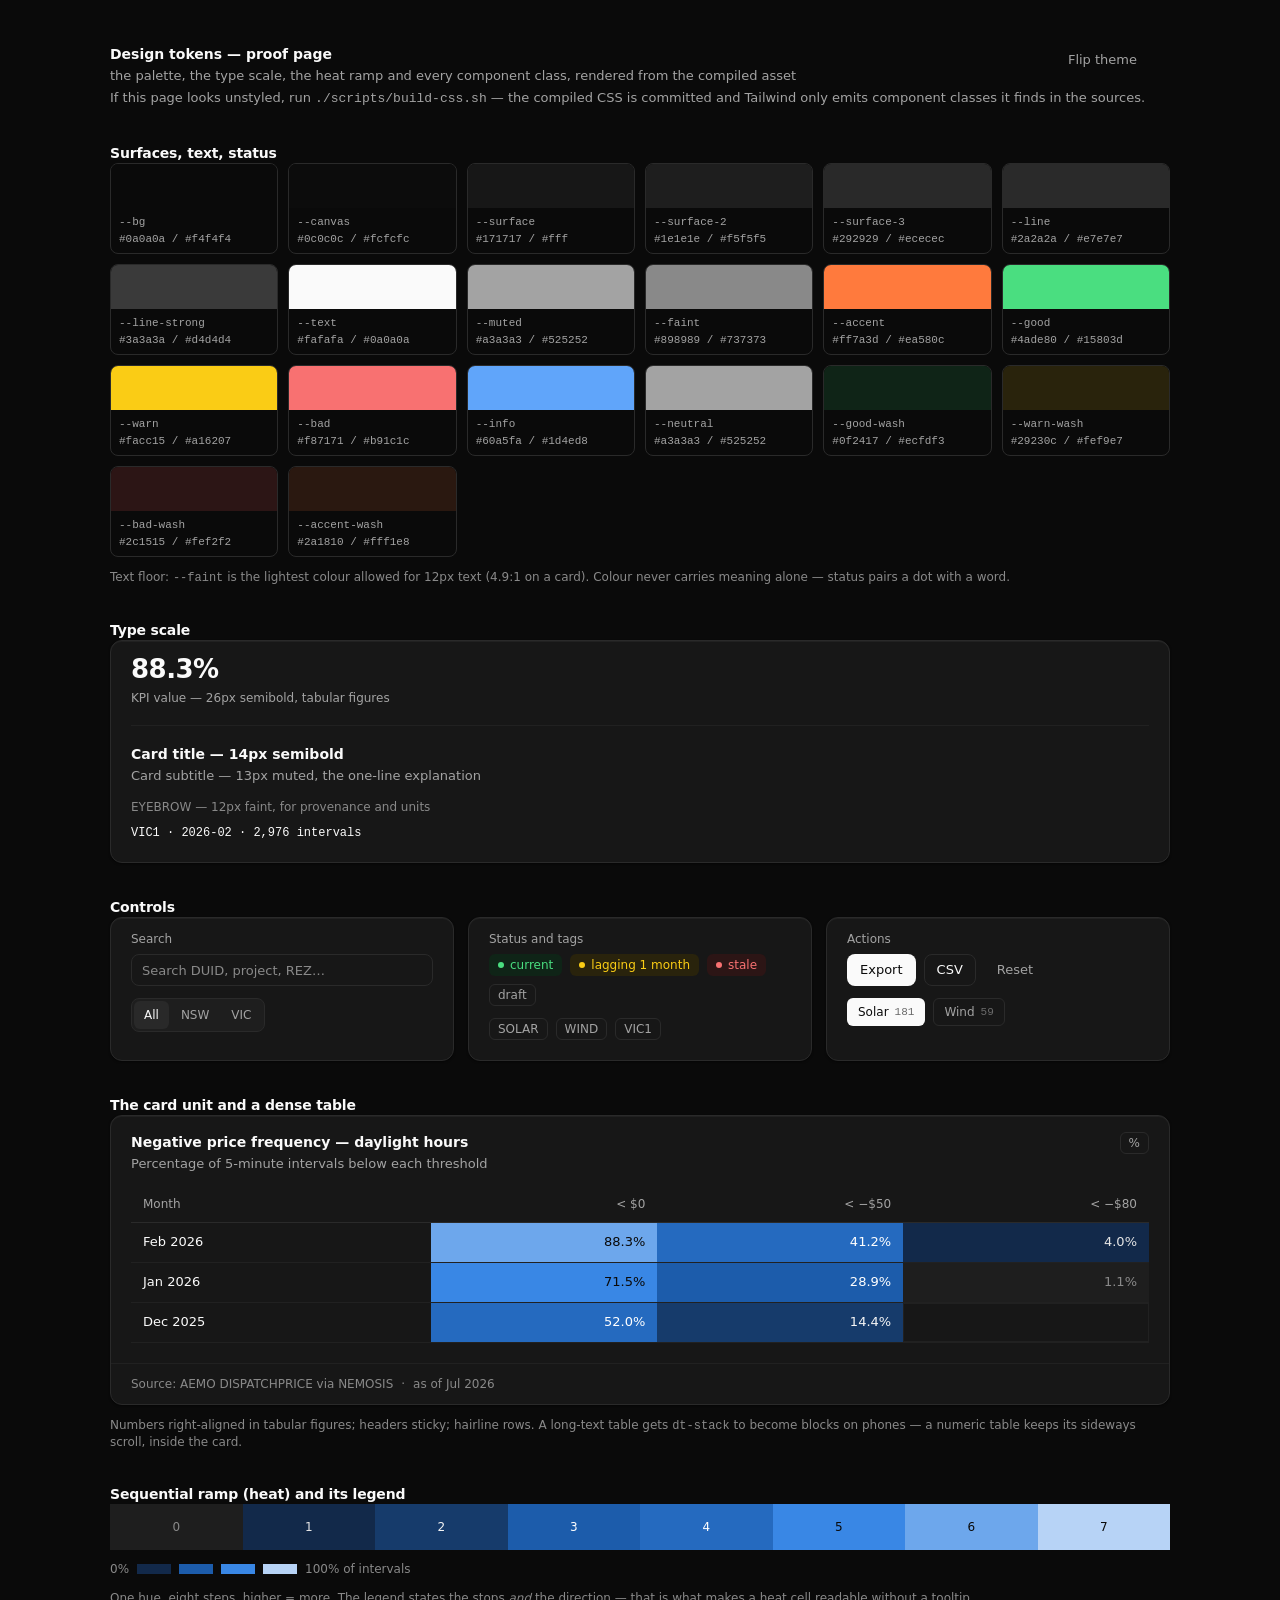
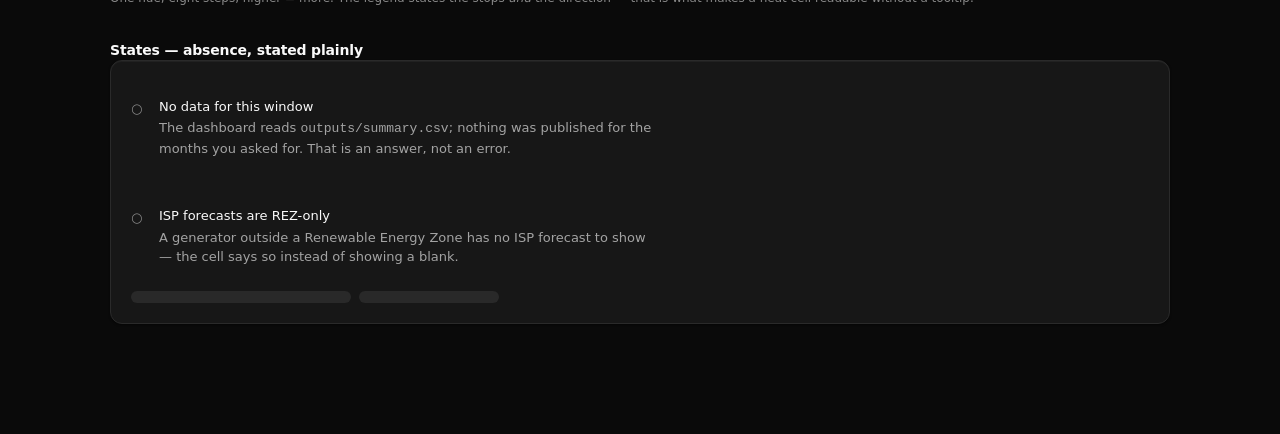
<file: design/tokens.html>
<!doctype html>
<html lang="en" data-theme="dark">
<head>
<meta charset="utf-8">
<meta name="viewport" content="width=device-width, initial-scale=1">
<title>Design tokens — proof page</title>
<!-- Not part of the published site: design/ is evidence, never something the dashboard links to. -->
<link rel="stylesheet" href="../assets/css/app.css">
<style>
  /* Page chrome for the proof page only — not part of the design language. */
  body { max-width: 1100px; margin: 0 auto; padding: 28px 20px 80px; }
  section { margin: 34px 0; }
  .row { display: flex; flex-wrap: wrap; gap: 8px; align-items: center; }
  .grid3 { display: grid; grid-template-columns: repeat(auto-fit, minmax(240px, 1fr)); gap: 14px; }
  .swatches { display: grid; grid-template-columns: repeat(auto-fit, minmax(150px, 1fr)); gap: 10px; }
  .swatchbox { border: 1px solid var(--line); border-radius: 8px; overflow: hidden; }
  .swatchbox i { display: block; height: 44px; }
  .swatchbox small { display: block; padding: 6px 8px; color: var(--muted); font-family: var(--mono, monospace); font-size: 11px; }
  .seqgrid { display: grid; grid-template-columns: repeat(8, 1fr); }
  .seqgrid div { height: 46px; display: flex; align-items: center; justify-content: center; font-size: 12px; }
</style>
</head>
<body>

<div class="card-head" style="padding-left:0">
  <div>
    <div class="card-title">Design tokens — proof page</div>
    <div class="card-sub">the palette, the type scale, the heat ramp and every component class, rendered from the compiled asset</div>
  </div>
  <button class="btn btn-ghost" onclick="flip()">Flip theme</button>
</div>
<p class="card-sub">If this page looks unstyled, run <code>./scripts/build-css.sh</code> — the compiled CSS is committed and Tailwind only emits component classes it finds in the sources.</p>

<section>
  <h2 class="card-title">Surfaces, text, status</h2>
  <div class="swatches" id="palette"></div>
  <p class="foot">Text floor: <code>--faint</code> is the lightest colour allowed for 12px text (4.9:1 on a card). Colour never carries meaning alone — status pairs a dot with a word.</p>
</section>

<section>
  <h2 class="card-title">Type scale</h2>
  <div class="card"><div class="card-body">
    <div class="kpi-value">88.3%</div><div class="kpi-label">KPI value — 26px semibold, tabular figures</div>
    <hr style="border:0;border-top:1px solid var(--line-soft);margin:18px 0">
    <div class="card-title">Card title — 14px semibold</div>
    <div class="card-sub">Card subtitle — 13px muted, the one-line explanation</div>
    <div class="eyebrow" style="margin-top:12px">EYEBROW — 12px faint, for provenance and units</div>
    <div class="mono" style="margin-top:8px">VIC1 · 2026-02 · 2,976 intervals</div>
  </div></div>
</section>

<section>
  <h2 class="card-title">Controls</h2>
  <div class="grid3">
    <div class="card"><div class="card-body">
      <div class="field-label">Search</div>
      <input class="input" placeholder="Search DUID, project, REZ…">
      <div class="row" style="margin-top:12px">
        <span class="seg"><span class="seg-item seg-item-active">All</span><span class="seg-item">NSW</span><span class="seg-item">VIC</span></span>
      </div>
    </div></div>
    <div class="card"><div class="card-body">
      <div class="field-label">Status and tags</div>
      <div class="row">
        <span class="pill pill-good"><span class="badge-dot"></span>current</span>
        <span class="pill pill-warn"><span class="badge-dot"></span>lagging 1 month</span>
        <span class="pill pill-bad"><span class="badge-dot"></span>stale</span>
        <span class="pill pill-neutral">draft</span>
      </div>
      <div class="row" style="margin-top:12px"><span class="badge">SOLAR</span><span class="badge">WIND</span><span class="badge">VIC1</span></div>
    </div></div>
    <div class="card"><div class="card-body">
      <div class="field-label">Actions</div>
      <div class="row">
        <button class="btn btn-primary">Export</button>
        <button class="btn">CSV</button>
        <button class="btn btn-ghost">Reset</button>
      </div>
      <div class="row" style="margin-top:12px">
        <label class="chip"><input type="checkbox" checked>Solar<span class="chip-count">181</span></label>
        <label class="chip"><input type="checkbox">Wind<span class="chip-count">59</span></label>
      </div>
    </div></div>
  </div>
</section>

<section>
  <h2 class="card-title">The card unit and a dense table</h2>
  <div class="card">
    <div class="card-head">
      <div><div class="card-title">Negative price frequency — daylight hours</div><div class="card-sub">Percentage of 5-minute intervals below each threshold</div></div>
      <span class="pill pill-neutral">%</span>
    </div>
    <div class="card-body">
      <table style="width:100%;border-collapse:collapse">
        <thead><tr><th class="th">Month</th><th class="th" style="text-align:right">&lt; $0</th><th class="th" style="text-align:right">&lt; −$50</th><th class="th" style="text-align:right">&lt; −$80</th></tr></thead>
        <tbody>
          <tr><td class="td">Feb 2026</td><td class="td td-num seq-6">88.3%</td><td class="td td-num seq-4">41.2%</td><td class="td td-num seq-1">4.0%</td></tr>
          <tr><td class="td">Jan 2026</td><td class="td td-num seq-5">71.5%</td><td class="td td-num seq-3">28.9%</td><td class="td td-num seq-0">1.1%</td></tr>
          <tr><td class="td">Dec 2025</td><td class="td td-num seq-4">52.0%</td><td class="td td-num seq-2">14.4%</td><td class="td td-num seq-none">0.0%</td></tr>
        </tbody>
      </table>
    </div>
    <div class="card-foot"><span>Source: AEMO DISPATCHPRICE via NEMOSIS</span><span>·</span><span>as of Jul 2026</span></div>
  </div>
  <p class="foot">Numbers right-aligned in tabular figures; headers sticky; hairline rows. A long-text table gets <code>dt-stack</code> to become blocks on phones — a numeric table keeps its sideways scroll, inside the card.</p>
</section>

<section>
  <h2 class="card-title">Sequential ramp (heat) and its legend</h2>
  <div class="seqgrid">
    <div class="seq-0">0</div><div class="seq-1">1</div><div class="seq-2">2</div><div class="seq-3">3</div>
    <div class="seq-4">4</div><div class="seq-5">5</div><div class="seq-6">6</div><div class="seq-7">7</div>
  </div>
  <div class="row" style="margin-top:10px">
    <span class="eyebrow">0%</span><span class="seq-1" style="width:34px;height:10px"></span><span class="seq-3" style="width:34px;height:10px"></span>
    <span class="seq-5" style="width:34px;height:10px"></span><span class="seq-7" style="width:34px;height:10px"></span><span class="eyebrow">100% of intervals</span>
  </div>
  <p class="foot">One hue, eight steps, higher = more. The legend states the stops <em>and</em> the direction — that is what makes a heat cell readable without a tooltip.</p>
</section>

<section>
  <h2 class="card-title">States — absence, stated plainly</h2>
  <div class="card"><div class="card-body">
    <div class="state"><span class="state-icon">○</span><div><div class="state-title">No data for this window</div><div class="state-body">The dashboard reads <code>outputs/summary.csv</code>; nothing was published for the months you asked for. That is an answer, not an error.</div></div></div>
    <div class="state"><span class="state-icon">○</span><div><div class="state-title">ISP forecasts are REZ-only</div><div class="state-body">A generator outside a Renewable Energy Zone has no ISP forecast to show — the cell says so instead of showing a blank.</div></div></div>
    <div class="row"><span class="skeleton" style="height:12px;width:220px"></span><span class="skeleton" style="height:12px;width:140px"></span></div>
  </div></div>
</section>

<script>
// Palette proof: swatch + token name + the light-theme value, read from the CSS itself.
var TOKENS = ["bg","canvas","surface","surface-2","surface-3","line","line-strong","text","muted","faint",
              "accent","good","warn","bad","info","neutral","good-wash","warn-wash","bad-wash","accent-wash"];
var root = document.documentElement;
var wasLight = root.getAttribute("data-theme") === "light";
function read(theme) {
  root.setAttribute("data-theme", theme);
  var cs = getComputedStyle(root);
  return TOKENS.map(function (t) { return cs.getPropertyValue("--" + t).trim(); });
}
var dark = read("dark"), light = read("light");
root.setAttribute("data-theme", wasLight ? "light" : "dark");
document.getElementById("palette").innerHTML = TOKENS.map(function (t, i) {
  return '<div class="swatchbox"><i style="background:' + dark[i] + '"></i>' +
         '<small>--' + t + '<br>' + dark[i] + ' / ' + light[i] + '</small></div>';
}).join("");

function flip() {
  root.setAttribute("data-theme", root.getAttribute("data-theme") === "light" ? "dark" : "light");
}
</script>
</body>
</html>
</file>
<file: assets/css/app.css>
*,:after,:before{--tw-border-spacing-x:0;--tw-border-spacing-y:0;--tw-translate-x:0;--tw-translate-y:0;--tw-rotate:0;--tw-skew-x:0;--tw-skew-y:0;--tw-scale-x:1;--tw-scale-y:1;--tw-pan-x: ;--tw-pan-y: ;--tw-pinch-zoom: ;--tw-scroll-snap-strictness:proximity;--tw-gradient-from-position: ;--tw-gradient-via-position: ;--tw-gradient-to-position: ;--tw-ordinal: ;--tw-slashed-zero: ;--tw-numeric-figure: ;--tw-numeric-spacing: ;--tw-numeric-fraction: ;--tw-ring-inset: ;--tw-ring-offset-width:0px;--tw-ring-offset-color:#fff;--tw-ring-color:rgba(59,130,246,.5);--tw-ring-offset-shadow:0 0 #0000;--tw-ring-shadow:0 0 #0000;--tw-shadow:0 0 #0000;--tw-shadow-colored:0 0 #0000;--tw-blur: ;--tw-brightness: ;--tw-contrast: ;--tw-grayscale: ;--tw-hue-rotate: ;--tw-invert: ;--tw-saturate: ;--tw-sepia: ;--tw-drop-shadow: ;--tw-backdrop-blur: ;--tw-backdrop-brightness: ;--tw-backdrop-contrast: ;--tw-backdrop-grayscale: ;--tw-backdrop-hue-rotate: ;--tw-backdrop-invert: ;--tw-backdrop-opacity: ;--tw-backdrop-saturate: ;--tw-backdrop-sepia: ;--tw-contain-size: ;--tw-contain-layout: ;--tw-contain-paint: ;--tw-contain-style: }::backdrop{--tw-border-spacing-x:0;--tw-border-spacing-y:0;--tw-translate-x:0;--tw-translate-y:0;--tw-rotate:0;--tw-skew-x:0;--tw-skew-y:0;--tw-scale-x:1;--tw-scale-y:1;--tw-pan-x: ;--tw-pan-y: ;--tw-pinch-zoom: ;--tw-scroll-snap-strictness:proximity;--tw-gradient-from-position: ;--tw-gradient-via-position: ;--tw-gradient-to-position: ;--tw-ordinal: ;--tw-slashed-zero: ;--tw-numeric-figure: ;--tw-numeric-spacing: ;--tw-numeric-fraction: ;--tw-ring-inset: ;--tw-ring-offset-width:0px;--tw-ring-offset-color:#fff;--tw-ring-color:rgba(59,130,246,.5);--tw-ring-offset-shadow:0 0 #0000;--tw-ring-shadow:0 0 #0000;--tw-shadow:0 0 #0000;--tw-shadow-colored:0 0 #0000;--tw-blur: ;--tw-brightness: ;--tw-contrast: ;--tw-grayscale: ;--tw-hue-rotate: ;--tw-invert: ;--tw-saturate: ;--tw-sepia: ;--tw-drop-shadow: ;--tw-backdrop-blur: ;--tw-backdrop-brightness: ;--tw-backdrop-contrast: ;--tw-backdrop-grayscale: ;--tw-backdrop-hue-rotate: ;--tw-backdrop-invert: ;--tw-backdrop-opacity: ;--tw-backdrop-saturate: ;--tw-backdrop-sepia: ;--tw-contain-size: ;--tw-contain-layout: ;--tw-contain-paint: ;--tw-contain-style: }/*! tailwindcss v3.4.17 | MIT License | https://tailwindcss.com*/*,:after,:before{border-color:var(--line);border-style:solid;border-width:0;box-sizing:border-box}:after,:before{--tw-content:""}:host,html{line-height:1.5;-webkit-text-size-adjust:100%;font-family:-apple-system,BlinkMacSystemFont,SF Pro Text,Segoe UI,Inter,system-ui,sans-serif;font-feature-settings:normal;font-variation-settings:normal;-moz-tab-size:4;-o-tab-size:4;tab-size:4;-webkit-tap-highlight-color:transparent}body{line-height:inherit;margin:0}hr{border-top-width:1px;color:inherit;height:0}abbr:where([title]){-webkit-text-decoration:underline dotted;text-decoration:underline dotted}h1,h2,h3,h4,h5,h6{font-size:inherit;font-weight:inherit}a{color:inherit;text-decoration:inherit}b,strong{font-weight:bolder}code,kbd,pre,samp{font-family:ui-monospace,SF Mono,JetBrains Mono,Menlo,Consolas,monospace;font-feature-settings:normal;font-size:1em;font-variation-settings:normal}small{font-size:80%}sub,sup{font-size:75%;line-height:0;position:relative;vertical-align:baseline}sub{bottom:-.25em}sup{top:-.5em}table{border-collapse:collapse;border-color:inherit;text-indent:0}button,input,optgroup,select,textarea{color:inherit;font-family:inherit;font-feature-settings:inherit;font-size:100%;font-variation-settings:inherit;font-weight:inherit;letter-spacing:inherit;line-height:inherit;margin:0;padding:0}button,select{text-transform:none}button,input:where([type=button]),input:where([type=reset]),input:where([type=submit]){-webkit-appearance:button;background-color:transparent;background-image:none}:-moz-focusring{outline:auto}:-moz-ui-invalid{box-shadow:none}progress{vertical-align:baseline}::-webkit-inner-spin-button,::-webkit-outer-spin-button{height:auto}[type=search]{-webkit-appearance:textfield;outline-offset:-2px}::-webkit-search-decoration{-webkit-appearance:none}::-webkit-file-upload-button{-webkit-appearance:button;font:inherit}summary{display:list-item}blockquote,dd,dl,figure,h1,h2,h3,h4,h5,h6,hr,p,pre{margin:0}fieldset{margin:0}fieldset,legend{padding:0}menu,ol,ul{list-style:none;margin:0;padding:0}dialog{padding:0}textarea{resize:vertical}input::-moz-placeholder,textarea::-moz-placeholder{color:#9ca3af;opacity:1}input::placeholder,textarea::placeholder{color:#9ca3af;opacity:1}[role=button],button{cursor:pointer}:disabled{cursor:default}audio,canvas,embed,iframe,img,object,svg,video{display:block;vertical-align:middle}img,video{height:auto;max-width:100%}[hidden]:where(:not([hidden=until-found])){display:none}:root{color-scheme:dark;--bg:#0a0a0a;--canvas:#0c0c0c;--surface:#171717;--surface-2:#1e1e1e;--surface-3:#292929;--line:#2a2a2a;--line-soft:#212121;--line-strong:#3a3a3a;--text:#fafafa;--muted:#a3a3a3;--faint:#898989;--accent:#ff7a3d;--accent-soft:#2a1810;--accent-wash:#2a1810;--ring:rgba(255,122,61,.45);--good:#4ade80;--warn:#facc15;--bad:#f87171;--info:#60a5fa;--neutral:#a3a3a3;--good-wash:#0f2417;--warn-wash:#29230c;--bad-wash:#2c1515;--neutral-wash:#1f1f1f;--shadow-card:inset 0 1px 0 hsla(0,0%,100%,.045),0 1px 2px rgba(0,0,0,.5);--shadow-pop:0 16px 48px -12px rgba(0,0,0,.7),0 0 0 1px var(--line);--scrim:rgba(0,0,0,.6)}[data-theme=light]{color-scheme:light;--bg:#f4f4f4;--canvas:#fcfcfc;--surface:#fff;--surface-2:#f5f5f5;--surface-3:#ececec;--line:#e7e7e7;--line-soft:#f0f0f0;--line-strong:#d4d4d4;--text:#0a0a0a;--muted:#525252;--faint:#737373;--accent:#ea580c;--accent-soft:#fff1e8;--accent-wash:#fff1e8;--ring:rgba(234,88,12,.35);--good:#15803d;--warn:#a16207;--bad:#b91c1c;--info:#1d4ed8;--neutral:#525252;--good-wash:#ecfdf3;--warn-wash:#fef9e7;--bad-wash:#fef2f2;--neutral-wash:#f4f4f4;--shadow-card:0 1px 2px rgba(0,0,0,.04);--shadow-pop:0 16px 48px -12px rgba(0,0,0,.18),0 0 0 1px var(--line);--scrim:hsla(0,0%,4%,.28)}html{background:var(--bg)}body{background-color:var(--bg);color:var(--text);font-family:-apple-system,BlinkMacSystemFont,SF Pro Text,Segoe UI,Inter,system-ui,sans-serif;font-size:14px;line-height:1.5;-webkit-font-smoothing:antialiased;-moz-osx-font-smoothing:grayscale}h1,h2,h3{letter-spacing:-.012em}::-moz-selection{background:var(--accent-wash);color:var(--text)}::selection{background:var(--accent-wash);color:var(--text)}:focus-visible{border-radius:6px;outline:2px solid var(--accent);outline-offset:2px}.num{font-variant-numeric:tabular-nums}*{scrollbar-color:var(--line-strong) transparent;scrollbar-width:thin}:root{--seq-0:#1e1e1e;--seq-1:#12294a;--seq-2:#163b6b;--seq-3:#1c5cab;--seq-4:#256abf;--seq-5:#3987e5;--seq-6:#6da7ec;--seq-7:#b7d3f6;--seq-t0:#898989;--seq-t1:#e5e5e5;--seq-t2:#f5f5f5;--seq-t3:#fff;--seq-t4:#fff;--seq-t5:#0a0a0a;--seq-t6:#0a0a0a;--seq-t7:#0a0a0a}[data-theme=light]{--seq-0:#f5f5f5;--seq-1:#cde2fb;--seq-2:#9ec5f4;--seq-3:#6da7ec;--seq-4:#3987e5;--seq-5:#256abf;--seq-6:#184f95;--seq-7:#0d366b;--seq-t0:#666;--seq-t1:#0a0a0a;--seq-t2:#0a0a0a;--seq-t3:#0a0a0a;--seq-t4:#0a0a0a;--seq-t5:#fff;--seq-t6:#fff;--seq-t7:#fff}.container{width:100%}@media (min-width:640px){.container{max-width:640px}}@media (min-width:768px){.container{max-width:768px}}@media (min-width:1024px){.container{max-width:1024px}}@media (min-width:1280px){.container{max-width:1280px}}@media (min-width:1536px){.container{max-width:1536px}}.card{background-color:var(--surface);border-color:var(--line);border-radius:12px;border-width:1px;box-shadow:var(--shadow-card)}.card-head{align-items:flex-start;display:flex;gap:1rem;justify-content:space-between;padding-left:1.25rem;padding-right:1.25rem;padding-top:1rem}.card-title{color:var(--text);font-size:14px;font-weight:600;line-height:1.25rem}.card-sub{color:var(--muted);font-size:13px;line-height:1.25rem;margin-top:.125rem}.card-body{padding:.75rem 1.25rem 1.25rem}.card-foot{align-items:center;border-color:var(--line-soft);border-top-width:1px;-moz-column-gap:.5rem;column-gap:.5rem;display:flex;flex-wrap:wrap;padding:.75rem 1.25rem;row-gap:.25rem}.card-foot,.foot{color:var(--faint);font-size:12px;line-height:1rem}.foot{margin-top:.75rem}.badge{align-items:center;border-color:var(--line);border-radius:.375rem;border-width:1px;color:var(--muted);display:inline-flex;flex-shrink:0;font-size:12px;font-weight:500;gap:.375rem;height:22px;line-height:1;padding-left:.5rem;padding-right:.5rem;white-space:nowrap}.badge-dot{background-color:currentColor;border-radius:9999px;display:inline-block;flex-shrink:0;height:.375rem;width:.375rem}.pill{align-items:center;border-color:var(--line);border-radius:.375rem;border-width:1px;color:var(--muted);display:inline-flex;flex-shrink:0;font-size:12px;font-weight:500;gap:.375rem;height:22px;line-height:1;padding-left:.5rem;padding-right:.5rem;white-space:nowrap}.pill-good{background-color:var(--good-wash);border-color:transparent;color:var(--good)}.pill-warn{background-color:var(--warn-wash);border-color:transparent;color:var(--warn)}.pill-bad{background-color:var(--bad-wash);border-color:transparent;color:var(--bad)}.pill-neutral{background-color:transparent;border-color:var(--line);color:var(--muted)}.seg{align-items:center;background-color:var(--surface-2);border-color:var(--line);border-radius:.5rem;border-width:1px;display:inline-flex;gap:.125rem;padding:.125rem}.seg-item{align-items:center;border-radius:.375rem;color:var(--muted);display:inline-flex;font-size:12px;font-weight:500;height:1.75rem;padding-left:.625rem;padding-right:.625rem;transition-duration:.15s;transition-property:color,background-color,border-color,text-decoration-color,fill,stroke;transition-timing-function:cubic-bezier(.4,0,.2,1)}.seg-item-active,.seg-item:hover{color:var(--text)}.seg-item-active{background-color:var(--surface-3)}[data-theme=light] .seg-item-active{background-color:var(--surface);box-shadow:0 1px 2px rgba(0,0,0,.08),0 0 0 1px var(--line)}.btn{align-items:center;background-color:var(--surface);border-color:var(--line);border-radius:.5rem;border-width:1px;color:var(--text);display:inline-flex;flex-shrink:0;font-size:13px;font-weight:500;gap:.375rem;height:2rem;justify-content:center;padding-left:.75rem;padding-right:.75rem;transition-duration:.15s;transition-property:color,background-color,border-color,text-decoration-color,fill,stroke;transition-timing-function:cubic-bezier(.4,0,.2,1);white-space:nowrap}.btn:hover{background-color:var(--surface-2)}.btn-primary{background-color:var(--text);border-color:transparent;color:var(--bg)}.btn-primary:hover{background-color:var(--text);opacity:.9}.btn-ghost{background-color:transparent;border-color:transparent;color:var(--muted)}.btn-ghost:hover{background-color:var(--surface-2);color:var(--text)}.input{background-color:transparent;border-color:var(--line);border-radius:.5rem;border-width:1px;color:var(--text);font-size:13px;height:2rem;padding-left:.625rem;padding-right:.625rem;width:100%}.input::-moz-placeholder{color:var(--faint)}.input::placeholder{color:var(--faint)}.input:focus{border-color:var(--line-strong);box-shadow:0 0 0 3px var(--ring);outline:2px solid transparent;outline-offset:2px}.th{background-color:var(--surface);border-bottom-width:1px;border-color:var(--line);color:var(--muted);font-size:12px;font-weight:500;height:2.25rem;padding-left:.75rem;padding-right:.75rem;position:sticky;text-align:left;top:0;vertical-align:middle;white-space:nowrap;z-index:10}.td{font-size:13px}.td,.td-num{border-bottom-width:1px;border-color:var(--line-soft);height:2.5rem;padding-left:.75rem;padding-right:.75rem;vertical-align:middle}.td-num{font-size:13px;font-variant-numeric:tabular-nums;text-align:right}.eyebrow{color:var(--faint);font-size:12px;font-weight:500}.mono{font-family:ui-monospace,SF Mono,JetBrains Mono,Menlo,Consolas,monospace;font-size:12px}.kpi-value{color:var(--text);font-size:26px;font-variant-numeric:tabular-nums;font-weight:600;letter-spacing:-.02em;line-height:2rem}.kpi-label{color:var(--muted);font-size:12px;font-weight:500;margin-top:.25rem}.swatch{background:var(--c-dark);border-radius:9999px;display:inline-block;flex-shrink:0;height:.5rem;width:.5rem}[data-theme=light] .swatch{background:var(--c-light)}.chip{align-items:center;border-color:var(--line);border-radius:.375rem;border-width:1px;color:var(--muted);cursor:pointer;display:inline-flex;font-size:12px;font-weight:500;gap:.375rem;height:1.75rem;padding-left:.625rem;padding-right:.625rem;position:relative;transition-duration:.15s;transition-property:color,background-color,border-color,text-decoration-color,fill,stroke;transition-timing-function:cubic-bezier(.4,0,.2,1);-webkit-user-select:none;-moz-user-select:none;user-select:none}.chip:hover{border-color:var(--line-strong);color:var(--text)}.chip input{cursor:pointer;inset:0;opacity:0;position:absolute}.chip:has(input:checked){background-color:var(--text);border-color:transparent;color:var(--bg)}.chip:has(input:focus-visible){outline:2px solid var(--accent);outline-offset:2px}.chip-count{font-family:ui-monospace,SF Mono,JetBrains Mono,Menlo,Consolas,monospace;font-size:11px;opacity:.6}.field-label{color:var(--muted);display:block;font-size:12px;font-weight:500;margin-bottom:.375rem}@keyframes slide-in{0%{opacity:0;transform:translateX(24px)}}.state{align-items:flex-start;display:flex;font-size:13px;gap:.75rem;padding-bottom:1.5rem;padding-top:1.5rem}.state-icon{color:var(--faint);flex-shrink:0;height:1rem;margin-top:.125rem;width:1rem}.state-title{color:var(--text);font-weight:500}.state-body{color:var(--muted);margin-top:.125rem;max-width:60ch}.skeleton{animation:pulse-soft 1.6s ease-in-out infinite;background-color:var(--surface-3);border-radius:.375rem}@keyframes pulse-soft{50%{opacity:.55}}@media (prefers-reduced-motion:reduce){.skeleton{animation:none}}.picked{align-items:center;background-color:var(--accent-wash);border-radius:.375rem;color:var(--accent);display:inline-flex;font-size:11px;font-weight:600;gap:.25rem;height:1.25rem;padding-left:.375rem;padding-right:.375rem}.sticky{position:sticky}.z-30{z-index:30}.col-span-2{grid-column:span 2/span 2}.mx-auto{margin-left:auto;margin-right:auto}.-mt-1{margin-top:-.25rem}.mb-1\.5{margin-bottom:.375rem}.mb-3{margin-bottom:.75rem}.mb-4{margin-bottom:1rem}.mb-5{margin-bottom:1.25rem}.mr-1{margin-right:.25rem}.mt-0\.5{margin-top:.125rem}.mt-1{margin-top:.25rem}.mt-2{margin-top:.5rem}.mt-3{margin-top:.75rem}.block{display:block}.inline-block{display:inline-block}.flex{display:flex}.table{display:table}.grid{display:grid}.hidden{display:none}.h-4{height:1rem}.h-8{height:2rem}.h-\[76px\]{height:76px}.h-\[92px\]{height:92px}.w-16{width:4rem}.w-28{width:7rem}.w-\[420px\]{width:420px}.w-\[64\%\]{width:64%}.w-\[86\%\]{width:86%}.w-auto{width:auto}.w-full{width:100%}.min-w-\[12rem\]{min-width:12rem}.max-w-\[1600px\]{max-width:1600px}.max-w-\[46ch\]{max-width:46ch}.max-w-\[72ch\]{max-width:72ch}.max-w-\[90ch\]{max-width:90ch}.max-w-full{max-width:100%}.shrink-0{flex-shrink:0}.border-collapse{border-collapse:collapse}.resize{resize:both}.grid-cols-2{grid-template-columns:repeat(2,minmax(0,1fr))}.flex-wrap{flex-wrap:wrap}.flex-nowrap{flex-wrap:nowrap}.items-start{align-items:flex-start}.items-center{align-items:center}.justify-between{justify-content:space-between}.gap-0\.5{gap:.125rem}.gap-2{gap:.5rem}.gap-4{gap:1rem}.gap-x-6{-moz-column-gap:1.5rem;column-gap:1.5rem}.gap-x-8{-moz-column-gap:2rem;column-gap:2rem}.gap-y-3{row-gap:.75rem}.gap-y-5{row-gap:1.25rem}.overflow-hidden{overflow:hidden}.overflow-x-auto{overflow-x:auto}.border{border-width:1px}.border-t{border-top-width:1px}.border-line-soft{border-color:var(--line-soft)}.bg-bg{background-color:var(--bg)}.p-2{padding:.5rem}.px-4{padding-left:1rem;padding-right:1rem}.px-5{padding-left:1.25rem;padding-right:1.25rem}.py-3{padding-bottom:.75rem;padding-top:.75rem}.py-4{padding-bottom:1rem;padding-top:1rem}.py-6{padding-bottom:1.5rem;padding-top:1.5rem}.pb-2{padding-bottom:.5rem}.pb-3{padding-bottom:.75rem}.pt-1{padding-top:.25rem}.pt-3{padding-top:.75rem}.pt-4{padding-top:1rem}.text-\[12px\]{font-size:12px}.text-\[22px\]{font-size:22px}.font-medium{font-weight:500}.font-semibold{font-weight:600}.leading-4{line-height:1rem}.leading-7{line-height:1.75rem}.text-faint{color:var(--faint)}.text-ink{color:var(--text)}.text-muted{color:var(--muted)}.filter{filter:var(--tw-blur) var(--tw-brightness) var(--tw-contrast) var(--tw-grayscale) var(--tw-hue-rotate) var(--tw-invert) var(--tw-saturate) var(--tw-sepia) var(--tw-drop-shadow)}.seq-0{background:var(--seq-0);color:var(--seq-t0)}.seq-1{background:var(--seq-1);color:var(--seq-t1)}.seq-2{background:var(--seq-2);color:var(--seq-t2)}.seq-3{background:var(--seq-3);color:var(--seq-t3)}.seq-4{background:var(--seq-4);color:var(--seq-t4)}.seq-5{background:var(--seq-5);color:var(--seq-t5)}.seq-6{background:var(--seq-6);color:var(--seq-t6)}.seq-7{background:var(--seq-7);color:var(--seq-t7)}.seq-none{background:transparent;box-shadow:inset 0 0 0 1px var(--line-soft);color:transparent}@media (max-width:639px){.dt-stack{min-width:0!important;table-layout:auto}.dt-stack colgroup,.dt-stack thead{display:none}.dt-stack,.dt-stack tbody,.dt-stack td,.dt-stack th[scope=rowgroup],.dt-stack tr{display:block;width:100%}.dt-stack th[scope=rowgroup]{position:static}.dt-stack tr[data-row]{border-bottom:1px solid var(--line-soft);padding:12px 20px}.dt-stack tr[data-row] td{border:0;height:auto;padding:0}.dt-stack tr[data-row] td+td{margin-top:2px}.dt-stack tr[data-row] td:last-child{margin-top:6px}}.empty\:hidden:empty{display:none}.disabled\:cursor-default:disabled{cursor:default}.disabled\:opacity-40:disabled{opacity:.4}@media (min-width:640px){.sm\:col-span-1{grid-column:span 1/span 1}.sm\:ml-auto{margin-left:auto}.sm\:h-7{height:1.75rem}.sm\:w-auto{width:auto}.sm\:min-w-\[9rem\]{min-width:9rem}.sm\:flex-1{flex:1 1 0%}.sm\:grid-cols-1{grid-template-columns:repeat(1,minmax(0,1fr))}.sm\:grid-cols-3{grid-template-columns:repeat(3,minmax(0,1fr))}.sm\:space-y-2>:not([hidden])~:not([hidden]){--tw-space-y-reverse:0;margin-bottom:calc(.5rem*var(--tw-space-y-reverse));margin-top:calc(.5rem*(1 - var(--tw-space-y-reverse)))}.sm\:px-6{padding-left:1.5rem;padding-right:1.5rem}}@media (min-width:1024px){.lg\:grid-cols-5{grid-template-columns:repeat(5,minmax(0,1fr))}}@media (min-width:1280px){.min-\[1280px\]\:sticky{position:sticky}.min-\[1280px\]\:top-0{top:0}}
</file>
